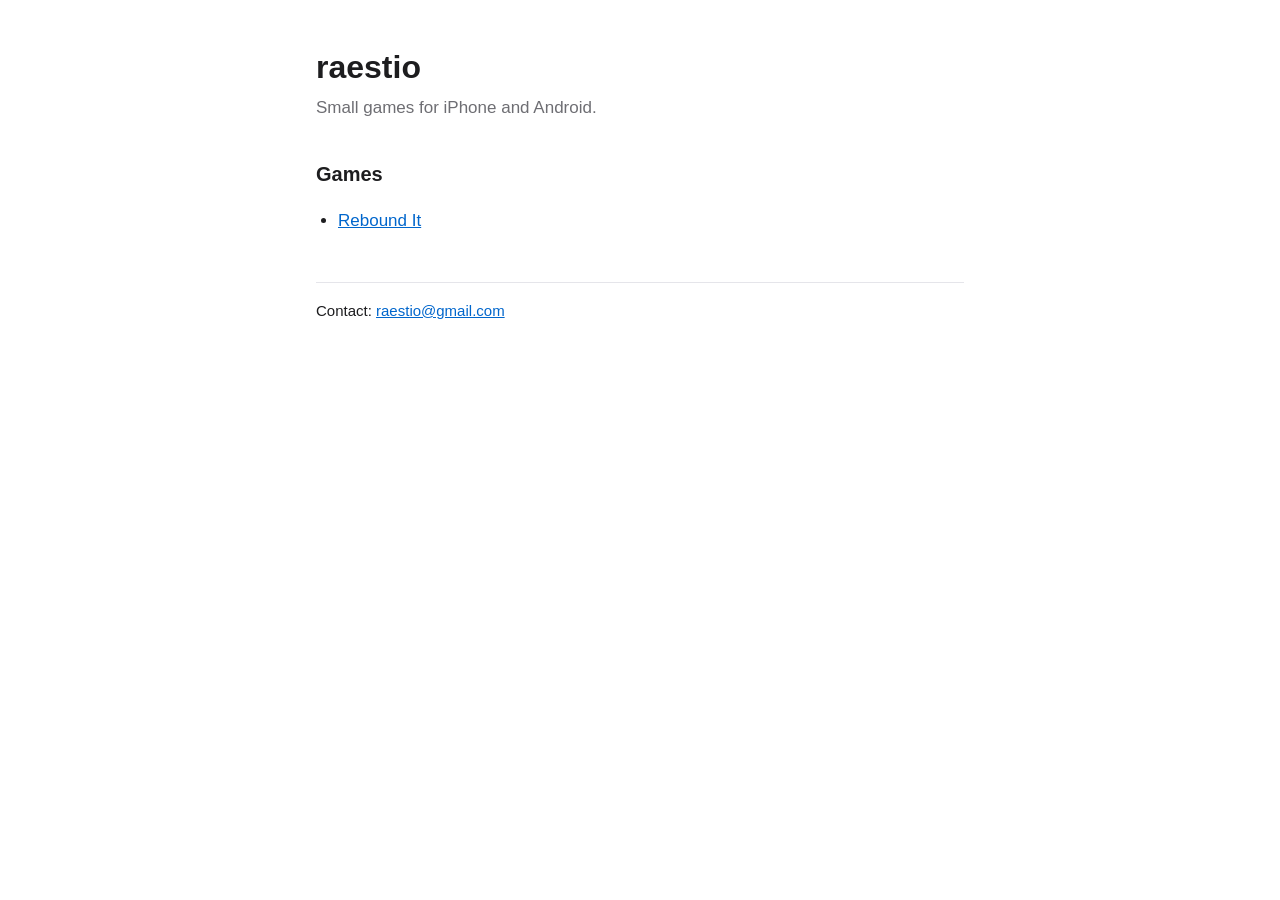
<file: index.html>
<!doctype html>
<html lang="en">
<head>
<meta charset="utf-8">
<meta name="viewport" content="width=device-width, initial-scale=1">
<title>raestio</title>
<link rel="stylesheet" href="/style.css">
</head>
<body>
<main>
<h1>raestio</h1>
<p class="muted">Small games for iPhone and Android.</p>
<h2>Games</h2>
<ul>
<li><a href="/rebound-it/">Rebound It</a></li>
</ul>
<footer>Contact: <a href="mailto:raestio@gmail.com">raestio@gmail.com</a></footer>
</main>
</body>
</html>
</file>
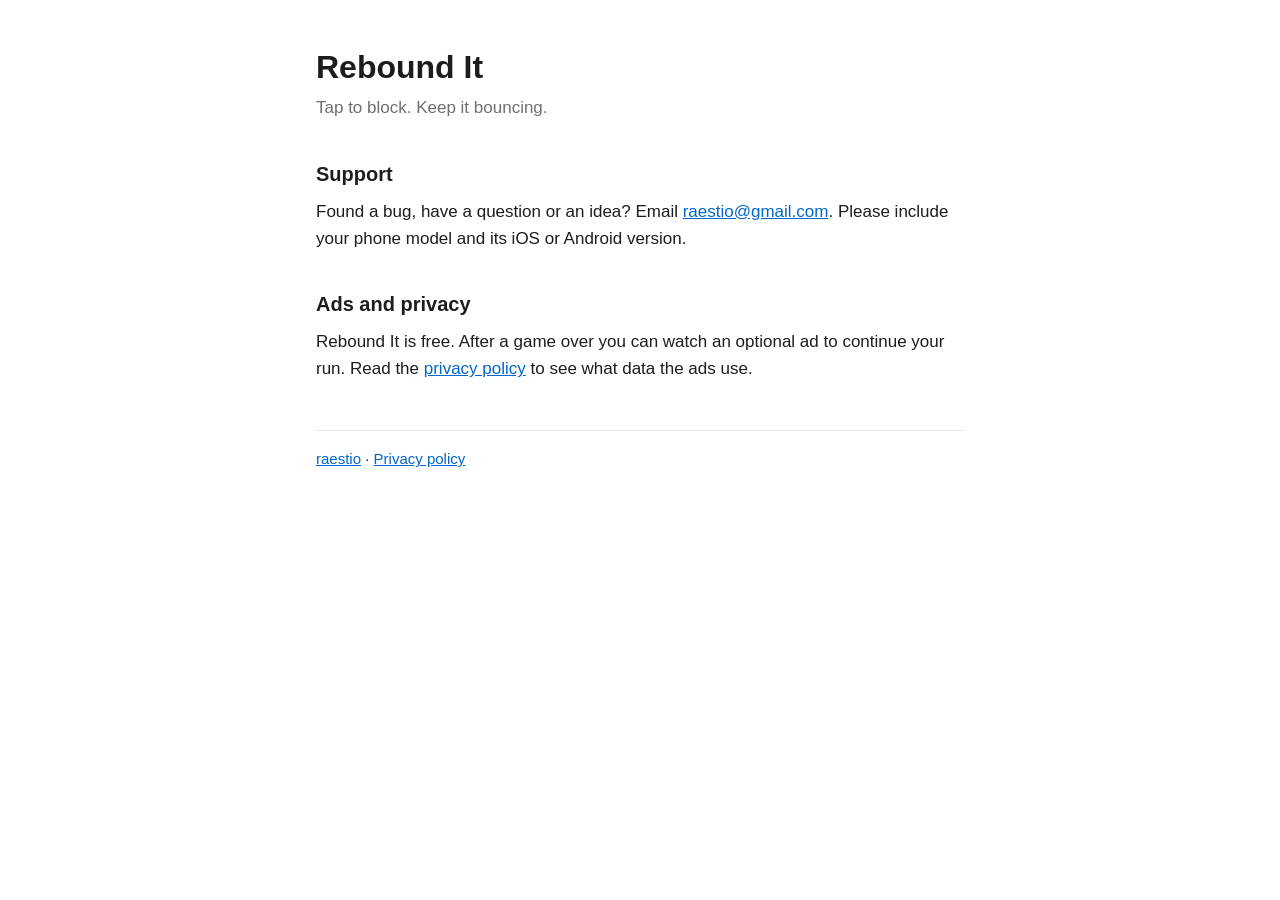
<file: rebound-it/index.html>
<!doctype html>
<html lang="en">
<head>
<meta charset="utf-8">
<meta name="viewport" content="width=device-width, initial-scale=1">
<title>Rebound It</title>
<link rel="stylesheet" href="/style.css">
</head>
<body>
<main>
<h1>Rebound It</h1>
<p class="muted">Tap to block. Keep it bouncing.</p>

<h2>Support</h2>
<p>Found a bug, have a question or an idea? Email
<a href="mailto:raestio@gmail.com">raestio@gmail.com</a>. Please include your phone model and its iOS or Android version.</p>

<h2>Ads and privacy</h2>
<p>Rebound It is free. After a game over you can watch an optional ad to continue your run. Read the
<a href="/rebound-it/privacy/">privacy policy</a> to see what data the ads use.</p>

<footer><a href="/">raestio</a> · <a href="/rebound-it/privacy/">Privacy policy</a></footer>
</main>
</body>
</html>
</file>
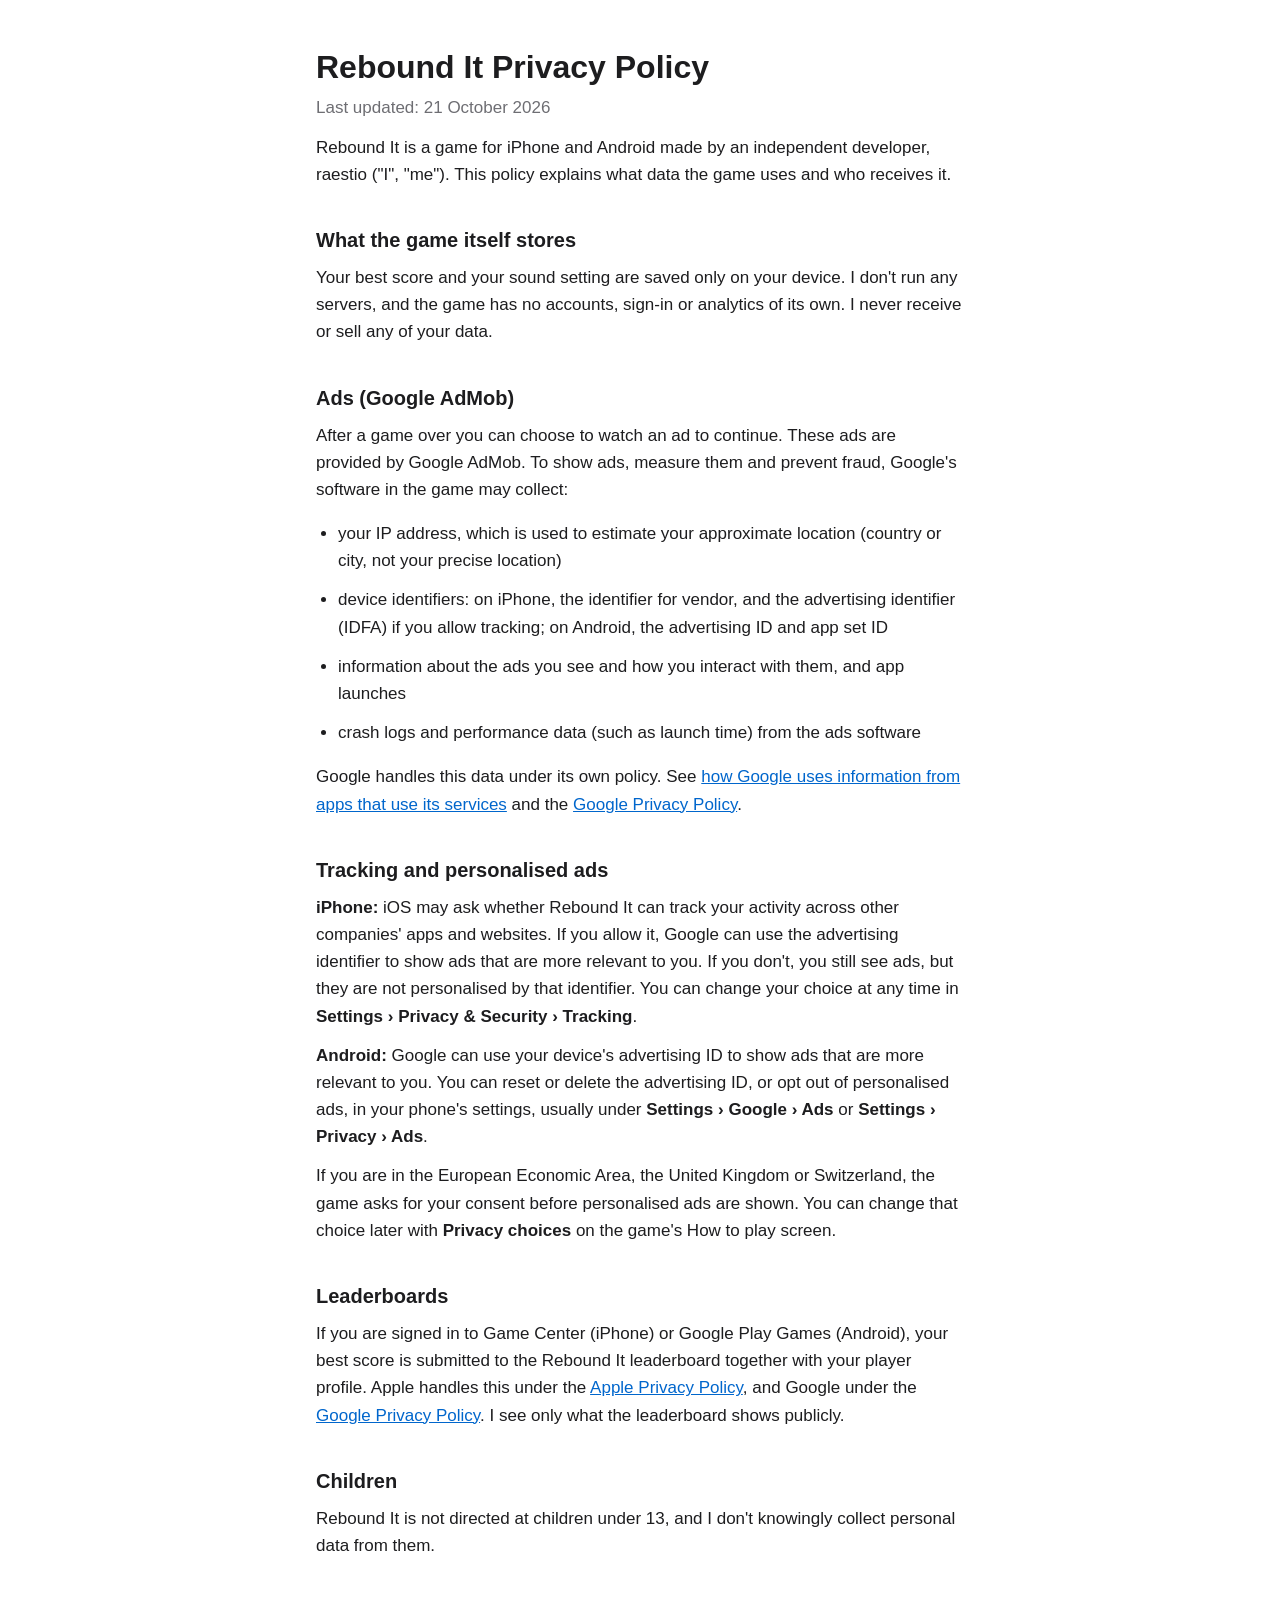
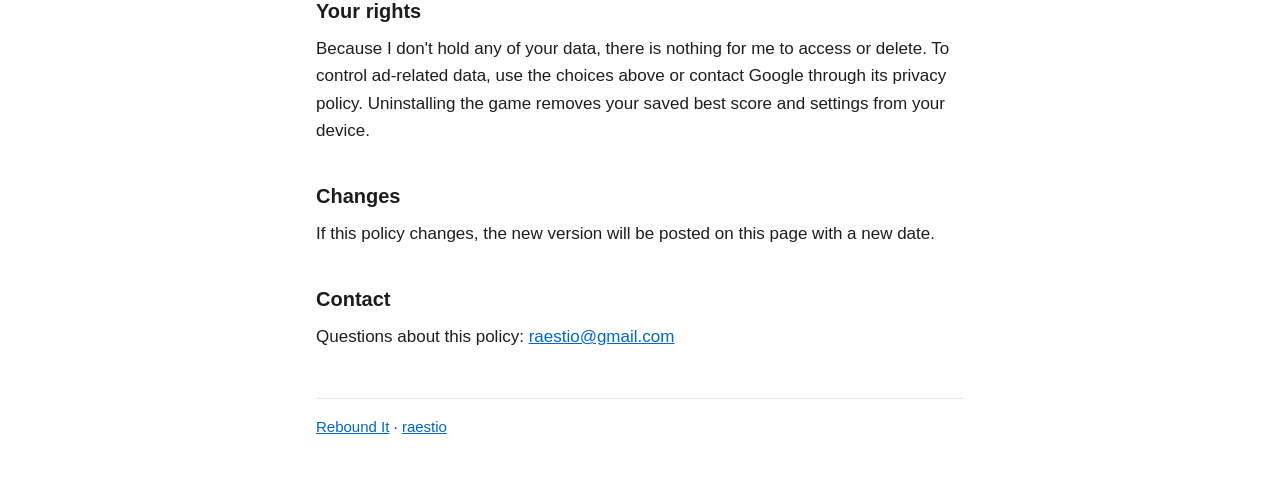
<file: rebound-it/privacy/index.html>
<!doctype html>
<html lang="en">
<head>
<meta charset="utf-8">
<meta name="viewport" content="width=device-width, initial-scale=1">
<title>Rebound It Privacy Policy</title>
<link rel="stylesheet" href="/style.css">
</head>
<body>
<main>
<h1>Rebound It Privacy Policy</h1>
<p class="muted">Last updated: 21 October 2026</p>

<p>Rebound It is a game for iPhone and Android made by an independent developer, raestio ("I", "me"). This policy explains what data the
game uses and who receives it.</p>

<h2>What the game itself stores</h2>
<p>Your best score and your sound setting are saved only on your device. I don't run any servers, and the game
has no accounts, sign-in or analytics of its own. I never receive or sell any of your data.</p>

<h2>Ads (Google AdMob)</h2>
<p>After a game over you can choose to watch an ad to continue. These ads are provided by Google AdMob. To show
ads, measure them and prevent fraud, Google's software in the game may collect:</p>
<ul>
<li>your IP address, which is used to estimate your approximate location (country or city, not your precise
location)</li>
<li>device identifiers: on iPhone, the identifier for vendor, and the advertising identifier (IDFA) if you
allow tracking; on Android, the advertising ID and app set ID</li>
<li>information about the ads you see and how you interact with them, and app launches</li>
<li>crash logs and performance data (such as launch time) from the ads software</li>
</ul>
<p>Google handles this data under its own policy. See
<a href="https://policies.google.com/technologies/partner-sites">how Google uses information from apps that use
its services</a> and the <a href="https://policies.google.com/privacy">Google Privacy Policy</a>.</p>

<h2>Tracking and personalised ads</h2>
<p><strong>iPhone:</strong> iOS may ask whether Rebound It can track your activity across other companies'
apps and websites. If you allow it, Google can use the advertising identifier to show ads that are more relevant
to you. If you don't, you still see ads, but they are not personalised by that identifier. You can change your
choice at any time in <strong>Settings › Privacy &amp; Security › Tracking</strong>.</p>
<p><strong>Android:</strong> Google can use your device's advertising ID to show ads that are more relevant to
you. You can reset or delete the advertising ID, or opt out of personalised ads, in your phone's settings,
usually under <strong>Settings › Google › Ads</strong> or <strong>Settings › Privacy › Ads</strong>.</p>
<p>If you are in the European Economic Area, the United Kingdom or Switzerland, the game asks for your consent
before personalised ads are shown. You can change that choice later with <strong>Privacy choices</strong> on
the game's How to play screen.</p>

<h2>Leaderboards</h2>
<p>If you are signed in to Game Center (iPhone) or Google Play Games (Android), your best score is submitted to
the Rebound It leaderboard together with your player profile. Apple handles this under the
<a href="https://www.apple.com/legal/privacy/">Apple Privacy Policy</a>, and Google under the
<a href="https://policies.google.com/privacy">Google Privacy Policy</a>. I see only
what the leaderboard shows publicly.</p>

<h2>Children</h2>
<p>Rebound It is not directed at children under 13, and I don't knowingly collect personal data from
them.</p>

<h2>Your rights</h2>
<p>Because I don't hold any of your data, there is nothing for me to access or delete. To control ad-related
data, use the choices above or contact Google through its privacy policy. Uninstalling the game removes your
saved best score and settings from your device.</p>

<h2>Changes</h2>
<p>If this policy changes, the new version will be posted on this page with a new date.</p>

<h2>Contact</h2>
<p>Questions about this policy: <a href="mailto:raestio@gmail.com">raestio@gmail.com</a></p>

<footer><a href="/rebound-it/">Rebound It</a> · <a href="/">raestio</a></footer>
</main>
</body>
</html>
</file>
<file: style.css>
:root { --bg: #ffffff; --text: #1d1d1f; --muted: #6e6e73; --link: #0066cc; --rule: #e5e5ea; }
@media (prefers-color-scheme: dark) {
  :root { --bg: #111114; --text: #f2f2f7; --muted: #a1a1a6; --link: #4da3ff; --rule: #2c2c30; }
}
* { box-sizing: border-box; }
body { margin: 0; background: var(--bg); color: var(--text);
  font: 17px/1.6 -apple-system, BlinkMacSystemFont, "Segoe UI", Roboto, Helvetica, Arial, sans-serif; }
main { max-width: 680px; margin: 0 auto; padding: 48px 16px 64px; }
h1 { font-size: 32px; line-height: 1.2; margin: 0 0 8px; }
h2 { font-size: 20px; margin: 36px 0 8px; }
p, li { margin: 0 0 12px; }
ul { padding-left: 22px; }
a { color: var(--link); }
.muted { color: var(--muted); }
footer { margin-top: 48px; padding-top: 16px; border-top: 1px solid var(--rule); font-size: 15px; }
</file>
